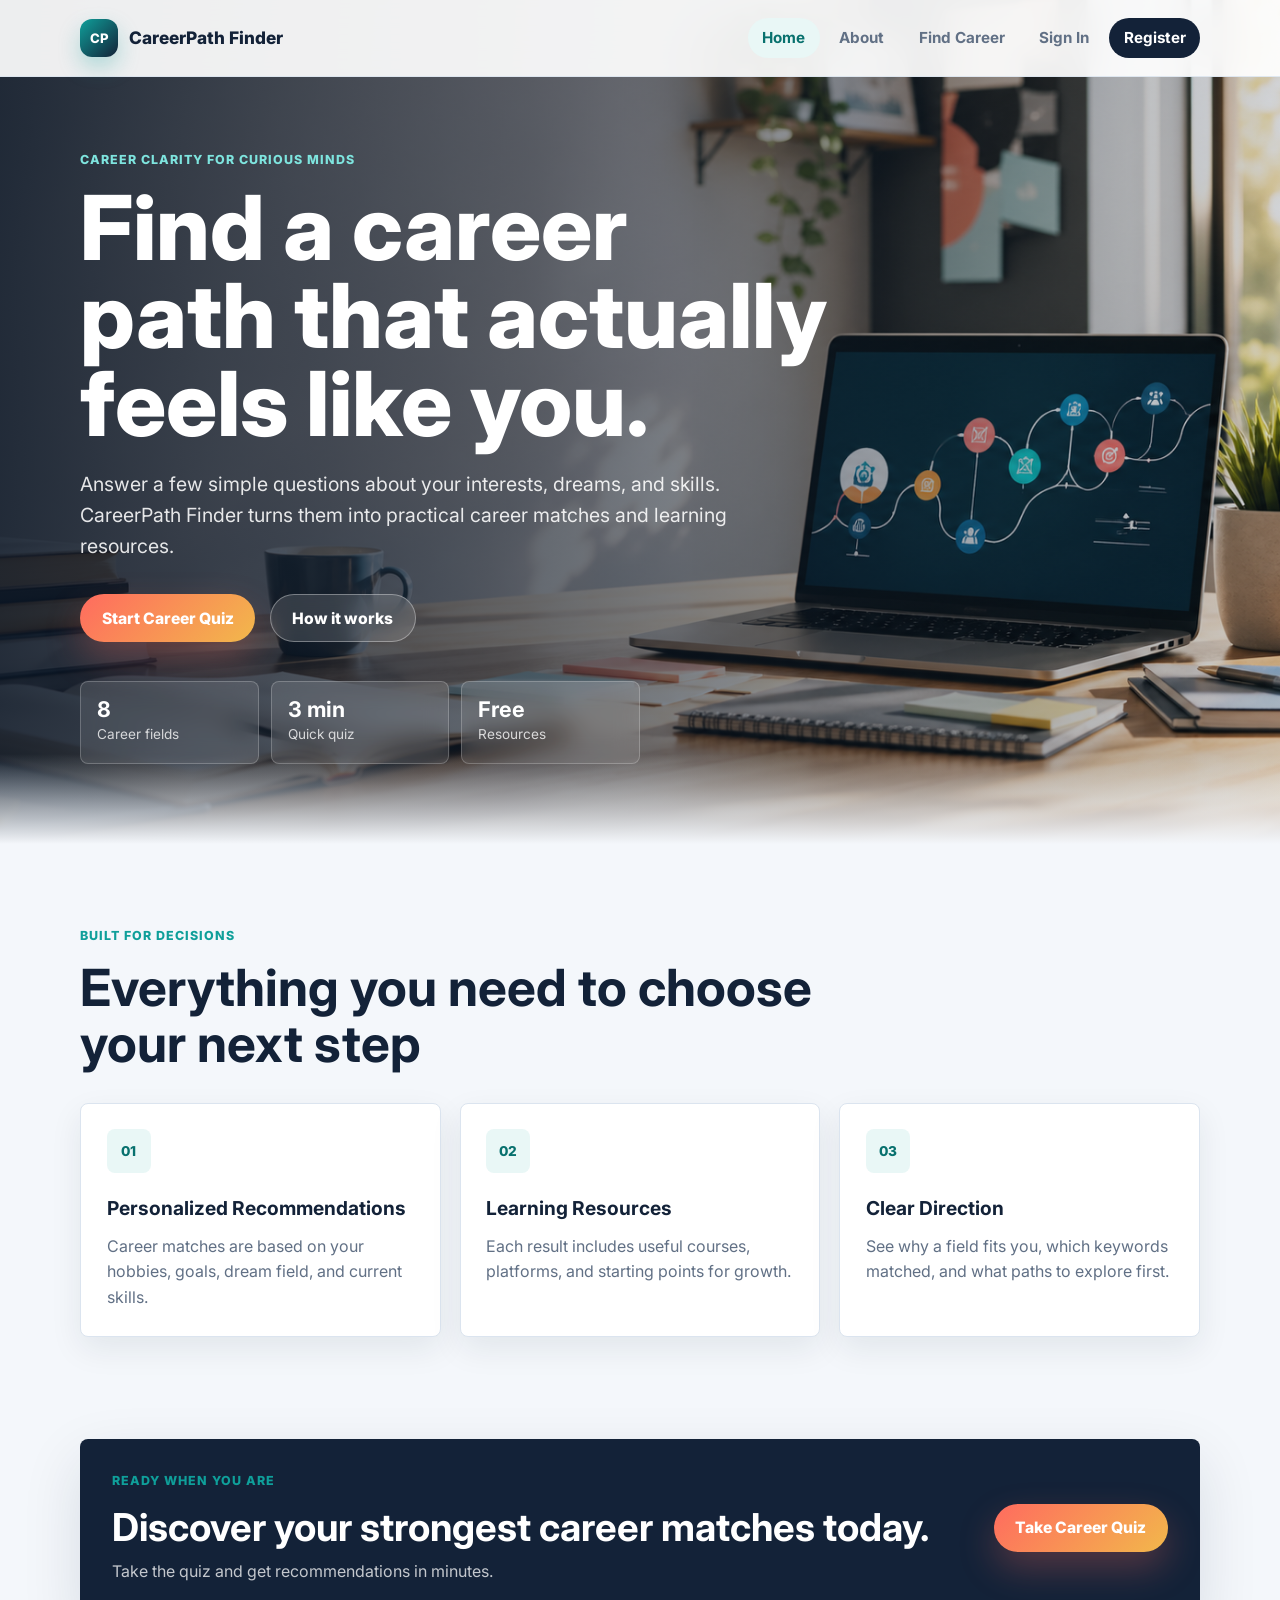
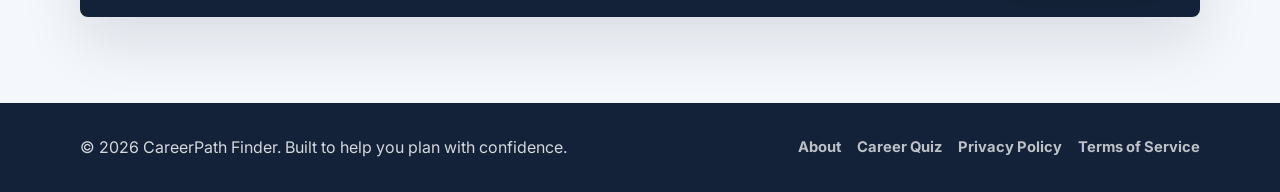
<file: Desktop/backend/frontend/index.html>
<!DOCTYPE html>
<html lang="en">
<head>
  <meta charset="UTF-8">
  <meta name="viewport" content="width=device-width, initial-scale=1.0">
  <title>CareerPath Finder</title>
  <link href="https://fonts.googleapis.com/css2?family=Inter:wght@400;500;600;700;800&display=swap" rel="stylesheet">
  <link rel="stylesheet" href="style.css">
</head>
<body>
  <nav class="navbar">
    <div class="nav-container">
      <a href="index.html" class="logo"><span class="logo-mark">CP</span> CareerPath Finder</a>
      <ul class="nav-links" id="navLinks">
        <li><a href="index.html" class="nav-link active">Home</a></li>
        <li><a href="about.html" class="nav-link">About</a></li>
        <li><a href="quiz.html" class="nav-link">Find Career</a></li>
        <li><a href="signin.html" class="nav-link">Sign In</a></li>
        <li><a href="register.html" class="nav-link nav-cta">Register</a></li>
      </ul>
      <button class="mobile-menu" id="mobileMenu" aria-label="Open menu">
        <span></span>
        <span></span>
        <span></span>
      </button>
    </div>
  </nav>

  <section id="home" class="hero">
    <div class="hero-overlay"></div>
    <div class="hero-content">
      <p class="eyebrow">Career clarity for curious minds</p>
      <h1>Find a career path that actually feels like you.</h1>
      <p class="hero-copy">Answer a few simple questions about your interests, dreams, and skills. CareerPath Finder turns them into practical career matches and learning resources.</p>
      <div class="hero-actions">
        <a href="quiz.html" class="cta-button">Start Career Quiz</a>
        <a href="about.html" class="secondary-button">How it works</a>
      </div>
      <div class="hero-metrics" aria-label="CareerPath Finder highlights">
        <div><strong>8</strong><span>Career fields</span></div>
        <div><strong>3 min</strong><span>Quick quiz</span></div>
        <div><strong>Free</strong><span>Resources</span></div>
      </div>
    </div>
  </section>

  <section class="features">
    <div class="container">
      <div class="section-heading">
        <p class="eyebrow">Built for decisions</p>
        <h2 class="section-title">Everything you need to choose your next step</h2>
      </div>
      <div class="features-grid">
        <article class="feature-card">
          <div class="feature-icon">01</div>
          <h3>Personalized Recommendations</h3>
          <p>Career matches are based on your hobbies, goals, dream field, and current skills.</p>
        </article>
        <article class="feature-card">
          <div class="feature-icon">02</div>
          <h3>Learning Resources</h3>
          <p>Each result includes useful courses, platforms, and starting points for growth.</p>
        </article>
        <article class="feature-card">
          <div class="feature-icon">03</div>
          <h3>Clear Direction</h3>
          <p>See why a field fits you, which keywords matched, and what paths to explore first.</p>
        </article>
      </div>
    </div>
  </section>

  <section class="cta-section">
    <div class="container cta-panel">
      <div>
        <p class="eyebrow">Ready when you are</p>
        <h2>Discover your strongest career matches today.</h2>
        <p>Take the quiz and get recommendations in minutes.</p>
      </div>
      <a href="quiz.html" class="cta-button">Take Career Quiz</a>
    </div>
  </section>

  <footer class="footer">
    <div class="container">
      <p>© 2026 CareerPath Finder. Built to help you plan with confidence.</p>
      <div class="footer-links">
        <a href="about.html">About</a>
        <a href="quiz.html">Career Quiz</a>
        <a href="#">Privacy Policy</a>
        <a href="#">Terms of Service</a>
      </div>
    </div>
  </footer>

  <script src="script.js"></script>
</body>
</html>
</file>
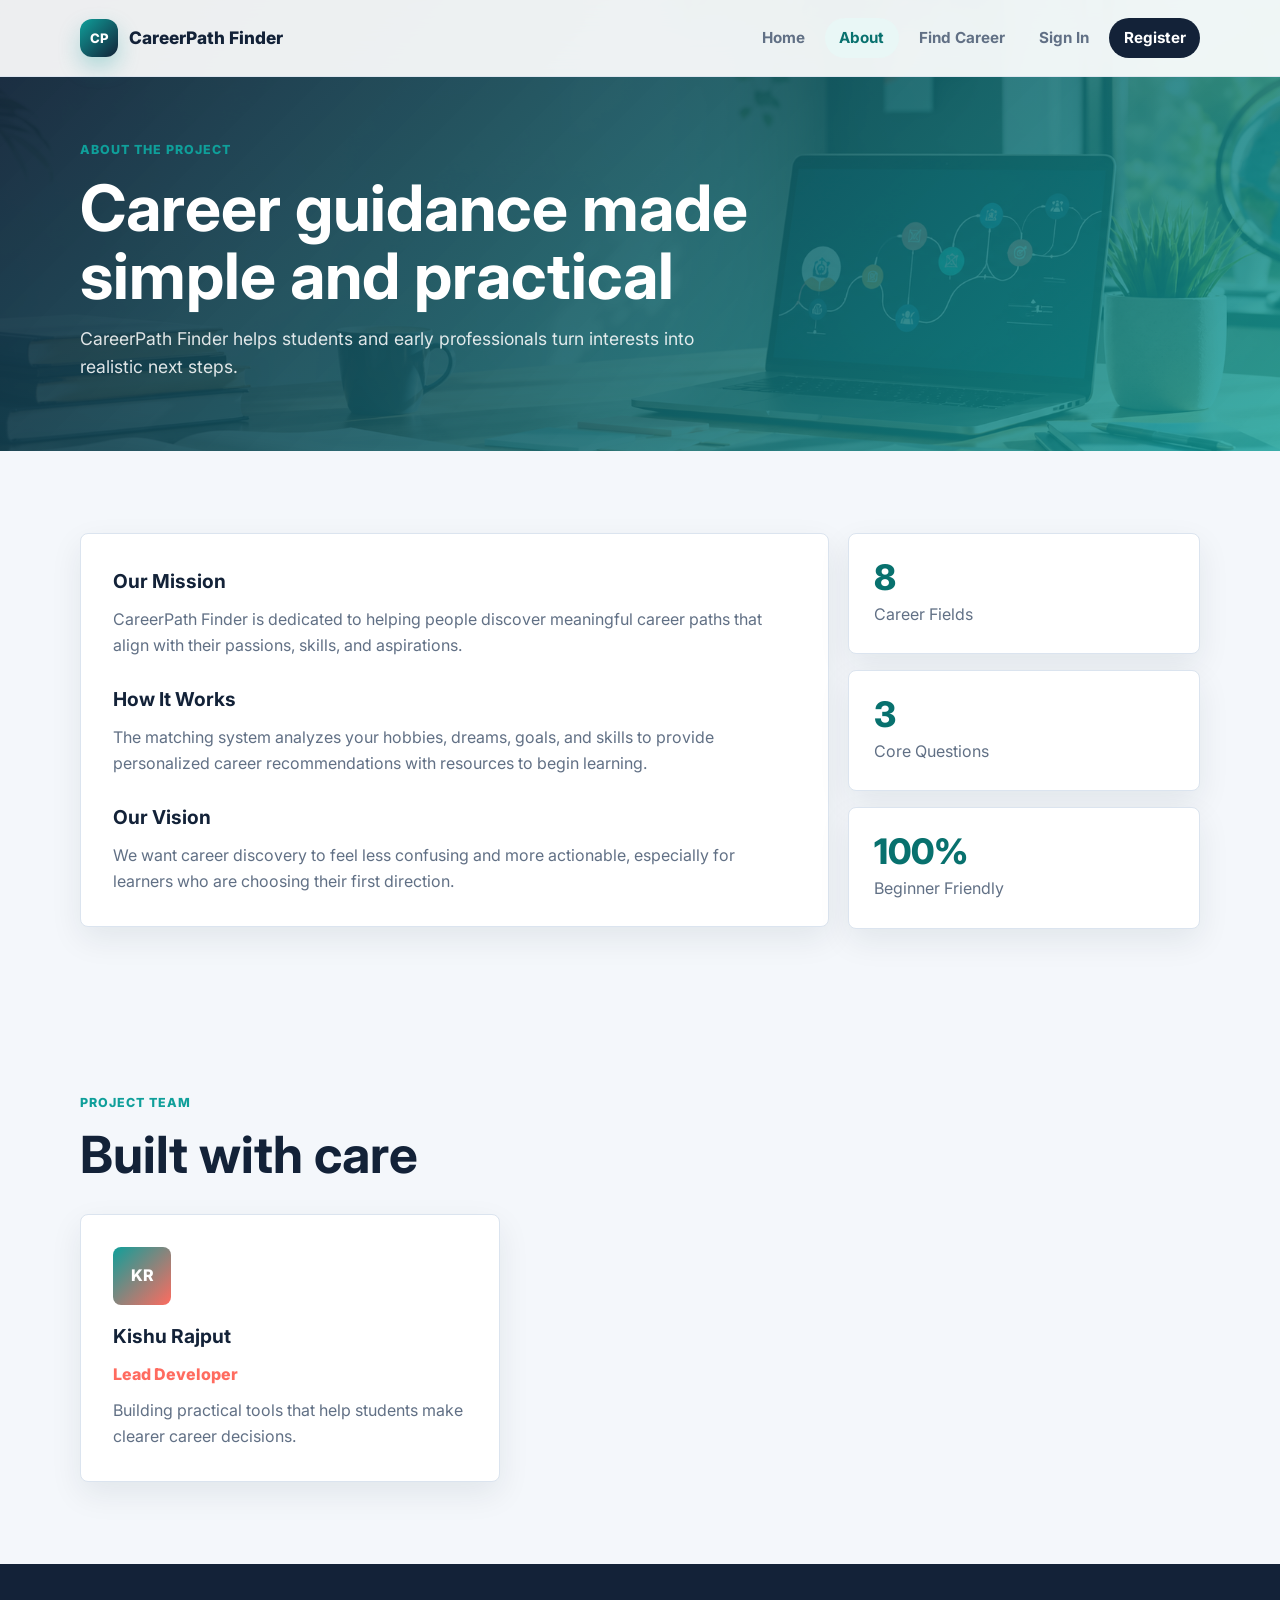
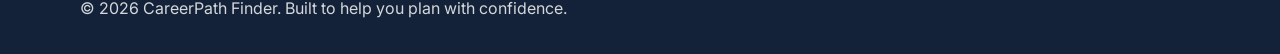
<file: Desktop/backend/frontend/about.html>
<!DOCTYPE html>
<html lang="en">
<head>
  <meta charset="UTF-8">
  <meta name="viewport" content="width=device-width, initial-scale=1.0">
  <title>About - CareerPath Finder</title>
  <link href="https://fonts.googleapis.com/css2?family=Inter:wght@400;500;600;700;800&display=swap" rel="stylesheet">
  <link rel="stylesheet" href="style.css">
</head>
<body>
  <nav class="navbar">
    <div class="nav-container">
      <a href="index.html" class="logo"><span class="logo-mark">CP</span> CareerPath Finder</a>
      <ul class="nav-links" id="navLinks">
        <li><a href="index.html" class="nav-link">Home</a></li>
        <li><a href="about.html" class="nav-link active">About</a></li>
        <li><a href="quiz.html" class="nav-link">Find Career</a></li>
        <li><a href="signin.html" class="nav-link">Sign In</a></li>
        <li><a href="register.html" class="nav-link nav-cta">Register</a></li>
      </ul>
      <button class="mobile-menu" id="mobileMenu" aria-label="Open menu">
        <span></span>
        <span></span>
        <span></span>
      </button>
    </div>
  </nav>

  <section class="page-hero">
    <div class="container">
      <p class="eyebrow">About the project</p>
      <h1>Career guidance made simple and practical</h1>
      <p>CareerPath Finder helps students and early professionals turn interests into realistic next steps.</p>
    </div>
  </section>

  <section class="about-content-section">
    <div class="container">
      <div class="about-grid">
        <div class="about-text">
          <h2>Our Mission</h2>
          <p>CareerPath Finder is dedicated to helping people discover meaningful career paths that align with their passions, skills, and aspirations.</p>

          <h2>How It Works</h2>
          <p>The matching system analyzes your hobbies, dreams, goals, and skills to provide personalized career recommendations with resources to begin learning.</p>

          <h2>Our Vision</h2>
          <p>We want career discovery to feel less confusing and more actionable, especially for learners who are choosing their first direction.</p>
        </div>

        <div class="about-stats">
          <div class="stat-card">
            <div class="stat-number">8</div>
            <div class="stat-label">Career Fields</div>
          </div>
          <div class="stat-card">
            <div class="stat-number">3</div>
            <div class="stat-label">Core Questions</div>
          </div>
          <div class="stat-card">
            <div class="stat-number">100%</div>
            <div class="stat-label">Beginner Friendly</div>
          </div>
        </div>
      </div>
    </div>
  </section>

  <section class="team-section">
    <div class="container">
      <div class="section-heading">
        <p class="eyebrow">Project team</p>
        <h2 class="section-title">Built with care</h2>
      </div>
      <div class="team-grid">
        <article class="team-card">
          <div class="team-avatar">KR</div>
          <h3>Kishu Rajput</h3>
          <p>Lead Developer</p>
          <p>Building practical tools that help students make clearer career decisions.</p>
        </article>
      </div>
    </div>
  </section>

  <footer class="footer">
    <div class="container">
      <p>© 2026 CareerPath Finder. Built to help you plan with confidence.</p>
    </div>
  </footer>

  <script src="script.js"></script>
</body>
</html>
</file>
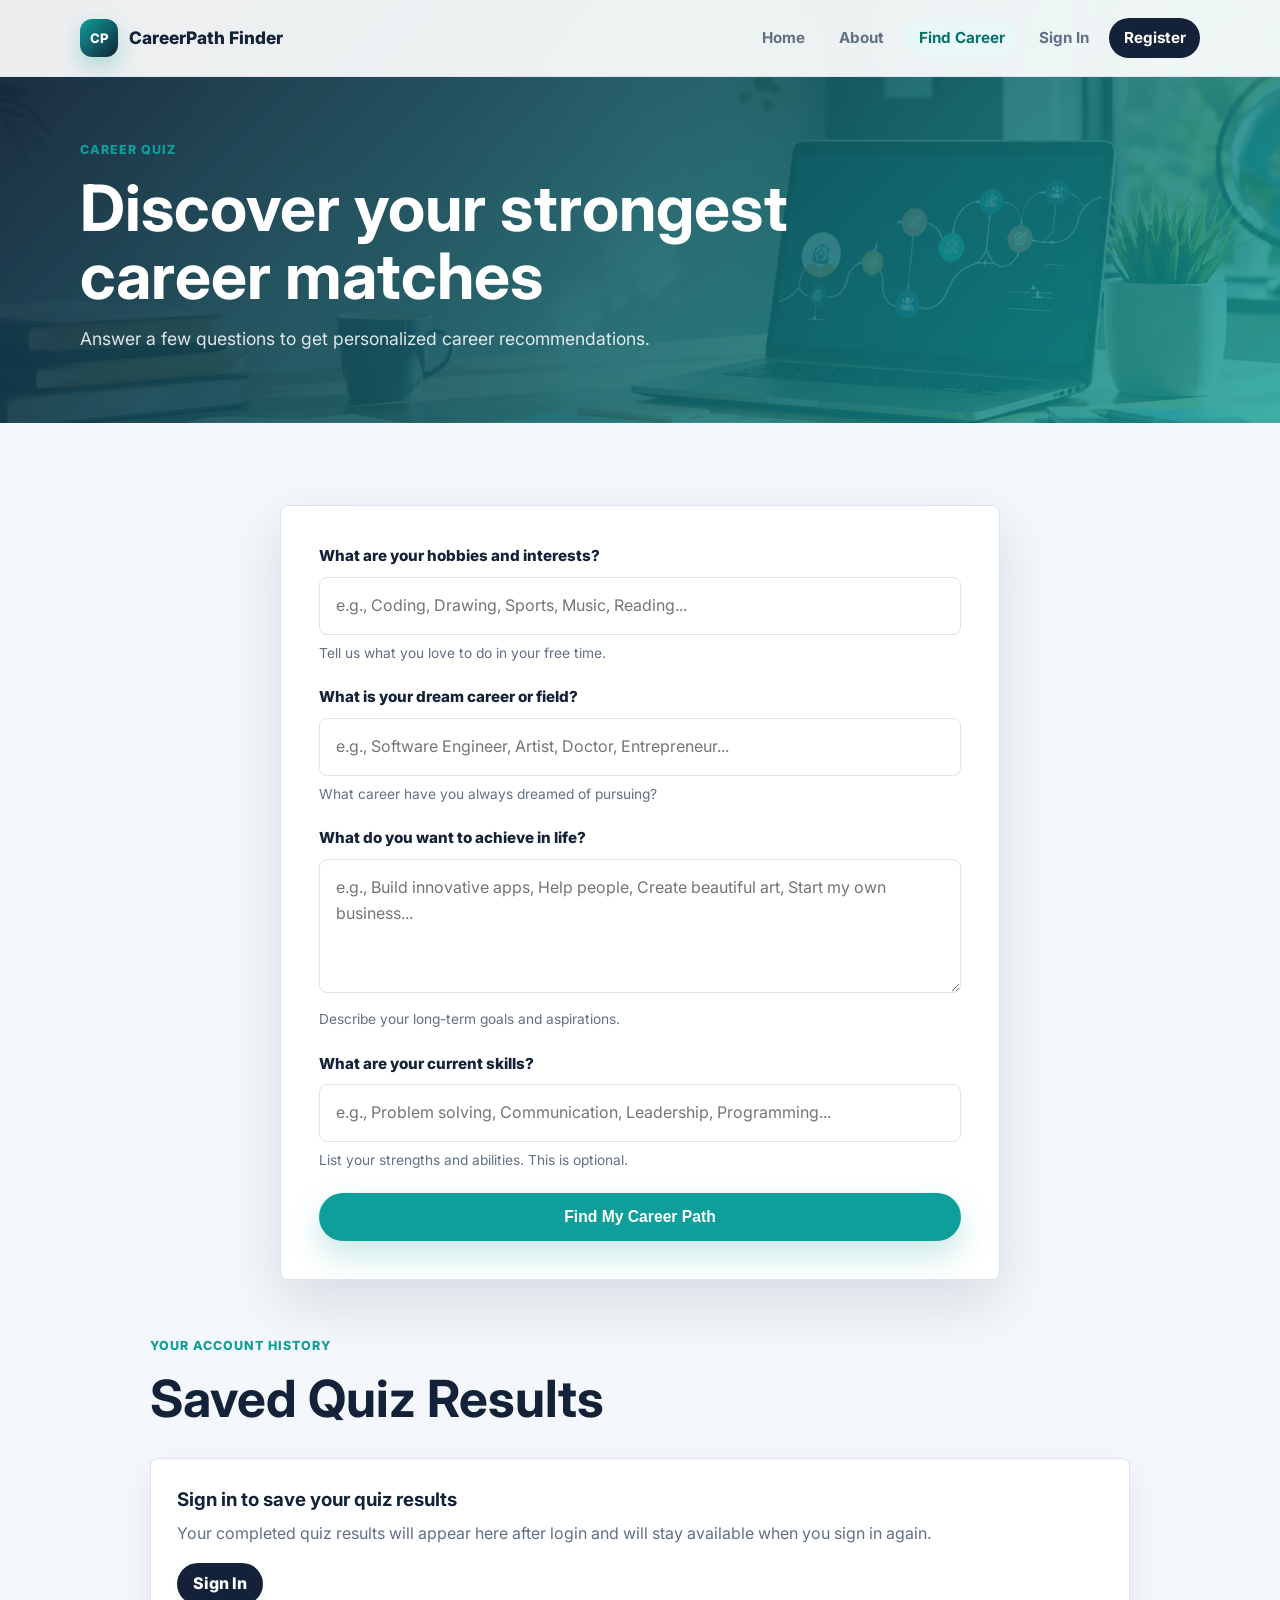
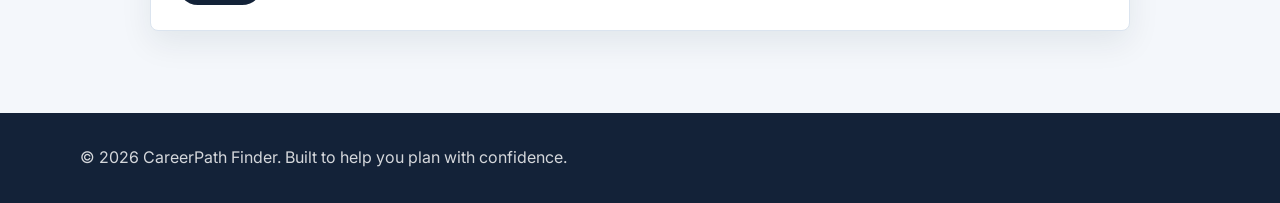
<file: Desktop/backend/frontend/quiz.html>
<!DOCTYPE html>
<html lang="en">
<head>
  <meta charset="UTF-8">
  <meta name="viewport" content="width=device-width, initial-scale=1.0">
  <title>Career Quiz - CareerPath Finder</title>
  <link href="https://fonts.googleapis.com/css2?family=Inter:wght@400;500;600;700;800&display=swap" rel="stylesheet">
  <link rel="stylesheet" href="style.css">
</head>
<body>
  <nav class="navbar">
    <div class="nav-container">
      <a href="index.html" class="logo"><span class="logo-mark">CP</span> CareerPath Finder</a>
      <ul class="nav-links" id="navLinks">
        <li><a href="index.html" class="nav-link">Home</a></li>
        <li><a href="about.html" class="nav-link">About</a></li>
        <li><a href="quiz.html" class="nav-link active">Find Career</a></li>
        <li><a href="signin.html" class="nav-link">Sign In</a></li>
        <li><a href="register.html" class="nav-link nav-cta">Register</a></li>
      </ul>
      <button class="mobile-menu" id="mobileMenu" aria-label="Open menu">
        <span></span>
        <span></span>
        <span></span>
      </button>
    </div>
  </nav>

  <section class="page-hero">
    <div class="container">
      <p class="eyebrow">Career quiz</p>
      <h1>Discover your strongest career matches</h1>
      <p>Answer a few questions to get personalized career recommendations.</p>
    </div>
  </section>

  <section class="quiz-section">
    <div class="container">
      <div class="career-form">
        <form id="careerForm">
          <div class="form-group">
            <label for="hobby">What are your hobbies and interests?</label>
            <input type="text" id="hobby" placeholder="e.g., Coding, Drawing, Sports, Music, Reading..." required>
            <small>Tell us what you love to do in your free time.</small>
          </div>

          <div class="form-group">
            <label for="dream">What is your dream career or field?</label>
            <input type="text" id="dream" placeholder="e.g., Software Engineer, Artist, Doctor, Entrepreneur..." required>
            <small>What career have you always dreamed of pursuing?</small>
          </div>

          <div class="form-group">
            <label for="aim">What do you want to achieve in life?</label>
            <textarea id="aim" rows="4" placeholder="e.g., Build innovative apps, Help people, Create beautiful art, Start my own business..." required></textarea>
            <small>Describe your long-term goals and aspirations.</small>
          </div>

          <div class="form-group">
            <label for="skills">What are your current skills?</label>
            <input type="text" id="skills" placeholder="e.g., Problem solving, Communication, Leadership, Programming...">
            <small>List your strengths and abilities. This is optional.</small>
          </div>

          <button type="submit" class="submit-btn" id="submitBtn">
            <span id="btnText">Find My Career Path</span>
          </button>
        </form>
      </div>

      <div class="results" id="results" style="display: none;"></div>

      <section class="saved-results-section" id="savedResultsSection">
        <div class="section-heading">
          <p class="eyebrow">Your account history</p>
          <h2 class="section-title">Saved Quiz Results</h2>
        </div>
        <div class="saved-results" id="savedResults"></div>
      </section>
    </div>
  </section>

  <footer class="footer">
    <div class="container">
      <p>© 2026 CareerPath Finder. Built to help you plan with confidence.</p>
    </div>
  </footer>

  <script src="script.js"></script>
</body>
</html>
</file>
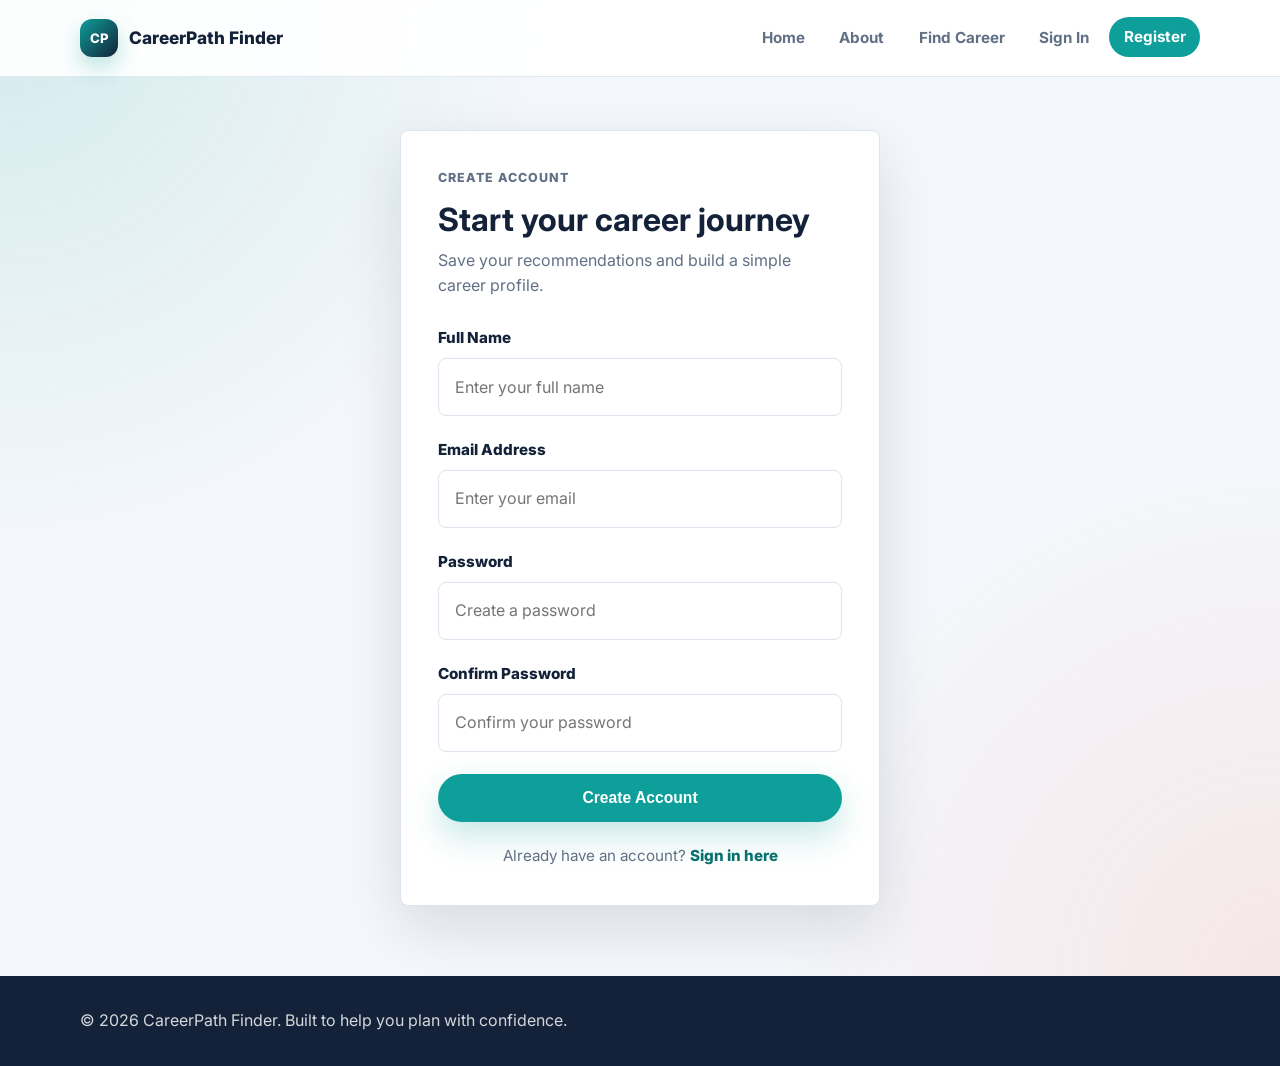
<file: Desktop/backend/frontend/register.html>
<!DOCTYPE html>
<html lang="en">
<head>
  <meta charset="UTF-8">
  <meta name="viewport" content="width=device-width, initial-scale=1.0">
  <title>Register - CareerPath Finder</title>
  <link href="https://fonts.googleapis.com/css2?family=Inter:wght@400;500;600;700;800&display=swap" rel="stylesheet">
  <link rel="stylesheet" href="style.css">
</head>
<body>
  <nav class="navbar">
    <div class="nav-container">
      <a href="index.html" class="logo"><span class="logo-mark">CP</span> CareerPath Finder</a>
      <ul class="nav-links" id="navLinks">
        <li><a href="index.html" class="nav-link">Home</a></li>
        <li><a href="about.html" class="nav-link">About</a></li>
        <li><a href="quiz.html" class="nav-link">Find Career</a></li>
        <li><a href="signin.html" class="nav-link">Sign In</a></li>
        <li><a href="register.html" class="nav-link nav-cta active">Register</a></li>
      </ul>
      <button class="mobile-menu" id="mobileMenu" aria-label="Open menu">
        <span></span>
        <span></span>
        <span></span>
      </button>
    </div>
  </nav>

  <section class="auth-section">
    <div class="container">
      <div class="auth-card">
        <div class="auth-header">
          <p class="eyebrow">Create account</p>
          <h1>Start your career journey</h1>
          <p>Save your recommendations and build a simple career profile.</p>
        </div>

        <form id="registerForm" class="auth-form">
          <div class="form-group">
            <label for="fullname">Full Name</label>
            <input type="text" id="fullname" placeholder="Enter your full name" required>
          </div>

          <div class="form-group">
            <label for="email">Email Address</label>
            <input type="email" id="email" placeholder="Enter your email" required>
          </div>

          <div class="form-group">
            <label for="password">Password</label>
            <input type="password" id="password" placeholder="Create a password" required>
          </div>

          <div class="form-group">
            <label for="confirmPassword">Confirm Password</label>
            <input type="password" id="confirmPassword" placeholder="Confirm your password" required>
          </div>

          <button type="submit" class="submit-btn">
            <span>Create Account</span>
          </button>
        </form>

        <div class="auth-footer">
          <p>Already have an account? <a href="signin.html">Sign in here</a></p>
        </div>
      </div>
    </div>
  </section>

  <footer class="footer">
    <div class="container">
      <p>© 2026 CareerPath Finder. Built to help you plan with confidence.</p>
    </div>
  </footer>

  <script src="script.js"></script>
</body>
</html>
</file>
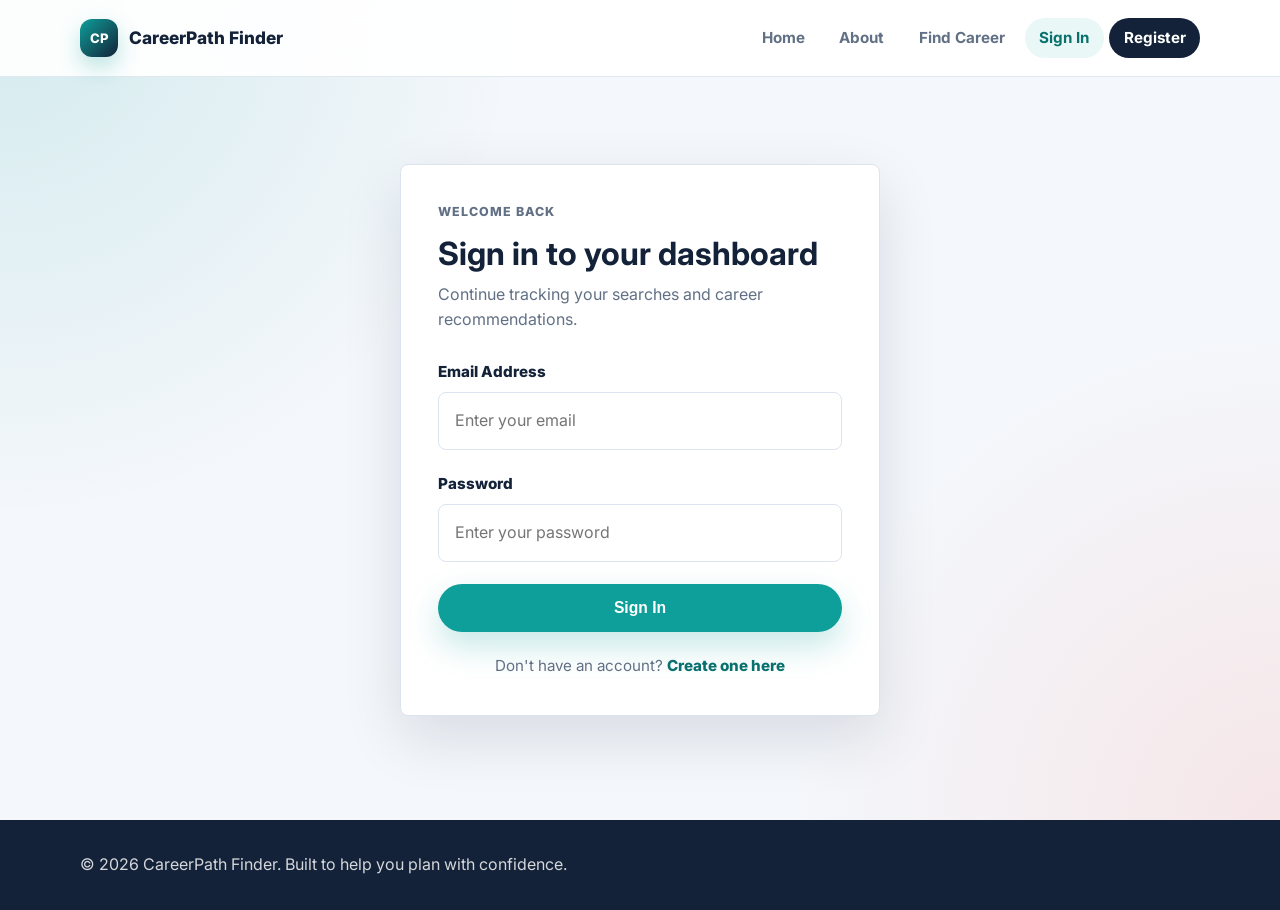
<file: Desktop/backend/frontend/signin.html>
<!DOCTYPE html>
<html lang="en">
<head>
  <meta charset="UTF-8">
  <meta name="viewport" content="width=device-width, initial-scale=1.0">
  <title>Sign In - CareerPath Finder</title>
  <link href="https://fonts.googleapis.com/css2?family=Inter:wght@400;500;600;700;800&display=swap" rel="stylesheet">
  <link rel="stylesheet" href="style.css">
</head>
<body>
  <nav class="navbar">
    <div class="nav-container">
      <a href="index.html" class="logo"><span class="logo-mark">CP</span> CareerPath Finder</a>
      <ul class="nav-links" id="navLinks">
        <li><a href="index.html" class="nav-link">Home</a></li>
        <li><a href="about.html" class="nav-link">About</a></li>
        <li><a href="quiz.html" class="nav-link">Find Career</a></li>
        <li><a href="signin.html" class="nav-link active">Sign In</a></li>
        <li><a href="register.html" class="nav-link nav-cta">Register</a></li>
      </ul>
      <button class="mobile-menu" id="mobileMenu" aria-label="Open menu">
        <span></span>
        <span></span>
        <span></span>
      </button>
    </div>
  </nav>

  <section class="auth-section">
    <div class="container">
      <div class="auth-card">
        <div class="auth-header">
          <p class="eyebrow">Welcome back</p>
          <h1>Sign in to your dashboard</h1>
          <p>Continue tracking your searches and career recommendations.</p>
        </div>

        <form id="signinForm" class="auth-form">
          <div class="form-group">
            <label for="email">Email Address</label>
            <input type="email" id="email" placeholder="Enter your email" required>
          </div>

          <div class="form-group">
            <label for="password">Password</label>
            <input type="password" id="password" placeholder="Enter your password" required>
          </div>

          <button type="submit" class="submit-btn">
            <span>Sign In</span>
          </button>
        </form>

        <div class="auth-footer">
          <p>Don't have an account? <a href="register.html">Create one here</a></p>
        </div>
      </div>
    </div>
  </section>

  <footer class="footer">
    <div class="container">
      <p>© 2026 CareerPath Finder. Built to help you plan with confidence.</p>
    </div>
  </footer>

  <script src="script.js"></script>
</body>
</html>
</file>
<file: Desktop/backend/frontend/style.css>
:root {
  --ink: #132238;
  --muted: #617085;
  --panel: #ffffff;
  --soft: #f4f7fb;
  --line: #dbe4ef;
  --navy: #132238;
  --teal: #0f9f9a;
  --teal-dark: #08716e;
  --coral: #ff6b5f;
  --gold: #f2b84b;
  --shadow: 0 22px 60px rgba(19, 34, 56, 0.12);
  --shadow-soft: 0 12px 32px rgba(19, 34, 56, 0.08);
}

* {
  margin: 0;
  padding: 0;
  box-sizing: border-box;
}

body {
  font-family: 'Inter', system-ui, -apple-system, BlinkMacSystemFont, 'Segoe UI', sans-serif;
  color: var(--ink);
  background: var(--soft);
  min-height: 100vh;
  overflow-x: hidden;
  line-height: 1.6;
}

a {
  color: inherit;
}

.container {
  width: min(1120px, calc(100% - 32px));
  margin: 0 auto;
}

.navbar {
  position: fixed;
  top: 0;
  left: 0;
  width: 100%;
  z-index: 1000;
  background: rgba(255, 255, 255, 0.92);
  border-bottom: 1px solid rgba(219, 228, 239, 0.85);
  backdrop-filter: blur(16px);
}

.nav-container {
  width: min(1120px, calc(100% - 32px));
  height: 76px;
  margin: 0 auto;
  display: flex;
  align-items: center;
  justify-content: space-between;
  gap: 2rem;
}

.logo {
  display: inline-flex;
  align-items: center;
  gap: 0.7rem;
  color: var(--ink);
  font-weight: 800;
  font-size: 1.08rem;
  text-decoration: none;
  white-space: nowrap;
}

.logo-mark {
  display: grid;
  place-items: center;
  width: 38px;
  height: 38px;
  border-radius: 12px;
  color: #fff;
  background: linear-gradient(135deg, var(--teal), var(--navy));
  font-size: 0.82rem;
  letter-spacing: 0;
  box-shadow: 0 10px 22px rgba(15, 159, 154, 0.28);
}

.nav-links {
  display: flex;
  align-items: center;
  gap: 0.35rem;
  list-style: none;
}

.nav-link {
  display: inline-flex;
  align-items: center;
  justify-content: center;
  min-height: 40px;
  padding: 0 0.9rem;
  border-radius: 999px;
  color: var(--muted);
  text-decoration: none;
  font-size: 0.95rem;
  font-weight: 700;
  transition: background 0.2s ease, color 0.2s ease, transform 0.2s ease;
}

.nav-link:hover,
.nav-link.active {
  background: #e9f7f6;
  color: var(--teal-dark);
}

.nav-cta {
  color: #fff;
  background: var(--ink);
}

.nav-cta:hover,
.nav-cta.active {
  background: var(--teal);
  color: #fff;
  transform: translateY(-1px);
}

.nav-profile {
  color: var(--teal-dark);
  background: #e9f7f6;
}

.mobile-menu {
  display: none;
  width: 42px;
  height: 42px;
  border: 1px solid var(--line);
  border-radius: 12px;
  background: #fff;
  cursor: pointer;
  align-items: center;
  justify-content: center;
  flex-direction: column;
  gap: 5px;
}

.mobile-menu span {
  width: 20px;
  height: 2px;
  border-radius: 999px;
  background: var(--ink);
  transition: transform 0.2s ease, opacity 0.2s ease;
}

.hero {
  position: relative;
  min-height: 720px;
  padding: 150px 2rem 80px;
  display: flex;
  align-items: center;
  background-image: linear-gradient(90deg, rgba(10, 22, 38, 0.88), rgba(10, 22, 38, 0.62) 42%, rgba(10, 22, 38, 0.18)), url('assets/career-hero.png');
  background-size: cover;
  background-position: center;
  color: #fff;
}

.hero::after {
  content: '';
  position: absolute;
  left: 0;
  right: 0;
  bottom: 0;
  height: 90px;
  background: linear-gradient(180deg, transparent, var(--soft));
  pointer-events: none;
}

.hero-content {
  position: relative;
  z-index: 1;
  width: min(1120px, 100%);
  margin: 0 auto;
}

.eyebrow {
  color: var(--teal);
  text-transform: uppercase;
  letter-spacing: 0.08em;
  font-size: 0.78rem;
  font-weight: 800;
  margin-bottom: 0.9rem;
}

.hero .eyebrow {
  color: #7ee4de;
}

.hero h1 {
  max-width: 760px;
  font-size: clamp(2.7rem, 7vw, 5.8rem);
  line-height: 0.98;
  font-weight: 800;
  letter-spacing: 0;
  margin-bottom: 1.3rem;
}

.hero-copy {
  max-width: 650px;
  color: rgba(255, 255, 255, 0.88);
  font-size: clamp(1rem, 2vw, 1.22rem);
  margin-bottom: 2rem;
}

.hero-actions {
  display: flex;
  flex-wrap: wrap;
  gap: 0.9rem;
  margin-bottom: 2.4rem;
}

.cta-button,
.secondary-button,
.submit-btn {
  min-height: 48px;
  border: 0;
  border-radius: 999px;
  display: inline-flex;
  align-items: center;
  justify-content: center;
  gap: 0.5rem;
  padding: 0 1.35rem;
  font-size: 0.98rem;
  font-weight: 800;
  text-decoration: none;
  cursor: pointer;
  transition: transform 0.2s ease, box-shadow 0.2s ease, background 0.2s ease;
}

.cta-button {
  color: #fff;
  background: linear-gradient(135deg, var(--coral), var(--gold));
  box-shadow: 0 16px 36px rgba(255, 107, 95, 0.28);
}

.secondary-button {
  color: #fff;
  background: rgba(255, 255, 255, 0.14);
  border: 1px solid rgba(255, 255, 255, 0.34);
  backdrop-filter: blur(10px);
}

.cta-button:hover,
.secondary-button:hover,
.submit-btn:hover {
  transform: translateY(-2px);
}

.hero-metrics {
  width: min(560px, 100%);
  display: grid;
  grid-template-columns: repeat(3, 1fr);
  gap: 0.75rem;
}

.hero-metrics div {
  padding: 1rem;
  border: 1px solid rgba(255, 255, 255, 0.22);
  border-radius: 8px;
  background: rgba(255, 255, 255, 0.1);
  backdrop-filter: blur(12px);
}

.hero-metrics strong {
  display: block;
  font-size: 1.35rem;
  line-height: 1.1;
}

.hero-metrics span {
  color: rgba(255, 255, 255, 0.78);
  font-size: 0.85rem;
}

.page-hero {
  padding: 140px 0 70px;
  color: #fff;
  background:
    linear-gradient(135deg, rgba(19, 34, 56, 0.96), rgba(15, 159, 154, 0.8)),
    url('assets/career-hero.png');
  background-size: cover;
  background-position: center;
}

.page-hero h1 {
  max-width: 820px;
  font-size: clamp(2.1rem, 5vw, 4rem);
  line-height: 1.05;
  margin-bottom: 1rem;
}

.page-hero p:not(.eyebrow) {
  max-width: 680px;
  color: rgba(255, 255, 255, 0.86);
  font-size: 1.1rem;
}

.features,
.quiz-section,
.about-content-section,
.team-section {
  padding: 82px 0;
}

.section-heading {
  max-width: 760px;
  margin-bottom: 2rem;
}

.section-title {
  font-size: clamp(2rem, 4vw, 3.2rem);
  line-height: 1.08;
  color: var(--ink);
}

.features-grid {
  display: grid;
  grid-template-columns: repeat(3, 1fr);
  gap: 1.2rem;
}

.feature-card,
.career-form,
.result-card,
.about-text,
.stat-card,
.team-card,
.auth-card {
  background: var(--panel);
  border: 1px solid var(--line);
  border-radius: 8px;
  box-shadow: var(--shadow-soft);
}

.feature-card {
  padding: 1.6rem;
  min-height: 230px;
  transition: transform 0.2s ease, box-shadow 0.2s ease;
}

.feature-card:hover,
.team-card:hover,
.stat-card:hover {
  transform: translateY(-4px);
  box-shadow: var(--shadow);
}

.feature-icon {
  width: 44px;
  height: 44px;
  display: grid;
  place-items: center;
  border-radius: 8px;
  background: #e9f7f6;
  color: var(--teal-dark);
  font-size: 0.85rem;
  font-weight: 800;
  margin-bottom: 1.2rem;
}

.feature-card h3,
.team-card h3,
.about-text h2 {
  color: var(--ink);
  font-size: 1.2rem;
  margin-bottom: 0.65rem;
}

.feature-card p,
.team-card p,
.about-text p,
.form-group small,
.auth-header p,
.auth-footer,
.stat-label {
  color: var(--muted);
}

.cta-section {
  padding: 20px 0 86px;
}

.cta-panel {
  display: flex;
  align-items: center;
  justify-content: space-between;
  gap: 2rem;
  padding: 2rem;
  border-radius: 8px;
  background: var(--ink);
  color: #fff;
  box-shadow: var(--shadow);
}

.cta-panel h2 {
  font-size: clamp(1.6rem, 3vw, 2.6rem);
  line-height: 1.1;
  margin-bottom: 0.7rem;
}

.cta-panel p:not(.eyebrow) {
  color: rgba(255, 255, 255, 0.75);
}

.career-form {
  width: min(720px, 100%);
  margin: 0 auto;
  padding: clamp(1.4rem, 4vw, 2.4rem);
  box-shadow: var(--shadow);
}

.form-group {
  margin-bottom: 1.35rem;
}

.form-group label {
  display: block;
  font-size: 0.95rem;
  font-weight: 800;
  color: var(--ink);
  margin-bottom: 0.5rem;
}

.form-group small {
  display: block;
  margin-top: 0.45rem;
  font-size: 0.86rem;
}

.form-group input,
.form-group textarea {
  width: 100%;
  border: 1px solid var(--line);
  border-radius: 8px;
  background: #fff;
  color: var(--ink);
  padding: 0.95rem 1rem;
  font: inherit;
  transition: border-color 0.2s ease, box-shadow 0.2s ease;
}

.form-group input:focus,
.form-group textarea:focus {
  outline: none;
  border-color: var(--teal);
  box-shadow: 0 0 0 4px rgba(15, 159, 154, 0.12);
}

.form-group textarea {
  min-height: 130px;
  resize: vertical;
}

.submit-btn {
  width: 100%;
  color: #fff;
  background: var(--teal);
  box-shadow: 0 14px 32px rgba(15, 159, 154, 0.24);
}

.submit-btn:disabled {
  opacity: 0.68;
  cursor: not-allowed;
  transform: none;
}

.results {
  width: min(860px, 100%);
  margin: 2.5rem auto 0;
}

.saved-results-section {
  width: min(980px, 100%);
  margin: 3.5rem auto 0;
}

.saved-results {
  display: grid;
  grid-template-columns: repeat(auto-fit, minmax(280px, 1fr));
  gap: 1rem;
}

.saved-empty,
.saved-result-card {
  background: var(--panel);
  border: 1px solid var(--line);
  border-radius: 8px;
  box-shadow: var(--shadow-soft);
}

.saved-empty {
  padding: 1.6rem;
}

.saved-empty h3 {
  margin-bottom: 0.4rem;
}

.saved-empty p {
  color: var(--muted);
  margin-bottom: 1rem;
}

.secondary-dark-button {
  min-height: 42px;
  border-radius: 999px;
  display: inline-flex;
  align-items: center;
  justify-content: center;
  padding: 0 1rem;
  color: #fff;
  background: var(--ink);
  text-decoration: none;
  font-weight: 800;
}

.saved-result-card {
  padding: 1.25rem;
}

.saved-result-header {
  display: flex;
  justify-content: space-between;
  gap: 1rem;
  align-items: flex-start;
  margin-bottom: 1rem;
}

.saved-result-header h3 {
  font-size: 1.1rem;
}

.saved-result-actions {
  display: flex;
  align-items: center;
  flex-wrap: wrap;
  justify-content: flex-end;
  gap: 0.5rem;
}

.saved-result-header strong {
  display: inline-flex;
  align-items: center;
  min-height: 30px;
  padding: 0 0.7rem;
  border-radius: 999px;
  background: #e9f7f6;
  color: var(--teal-dark);
  font-size: 0.82rem;
  white-space: nowrap;
}

.delete-result-btn {
  min-height: 30px;
  border: 1px solid rgba(214, 69, 69, 0.22);
  border-radius: 999px;
  padding: 0 0.7rem;
  color: #b42323;
  background: #fff1f1;
  font: inherit;
  font-size: 0.78rem;
  font-weight: 800;
  cursor: pointer;
}

.delete-result-btn:hover {
  background: #ffdada;
}

.saved-result-date {
  color: var(--muted);
  font-size: 0.78rem;
  font-weight: 700;
}

.saved-result-card p {
  color: var(--muted);
  font-size: 0.92rem;
}

.saved-tags,
.saved-careers {
  display: flex;
  flex-wrap: wrap;
  gap: 0.45rem;
  margin-top: 0.9rem;
}

.saved-tags span,
.saved-careers span {
  display: inline-flex;
  align-items: center;
  min-height: 28px;
  border-radius: 999px;
  padding: 0 0.7rem;
  font-size: 0.8rem;
  font-weight: 800;
}

.saved-tags span {
  color: var(--teal-dark);
  background: #e9f7f6;
}

.saved-careers span {
  color: var(--ink);
  background: var(--soft);
}

.saved-resources {
  margin-top: 1rem;
  padding-top: 1rem;
  border-top: 1px solid var(--line);
}

.saved-resources h4 {
  margin-bottom: 0.7rem;
  font-size: 0.95rem;
}

.saved-resource-links {
  display: flex;
  flex-wrap: wrap;
  gap: 0.5rem;
}

.saved-resource-links a {
  min-height: 34px;
  display: inline-flex;
  align-items: center;
  border-radius: 999px;
  padding: 0 0.8rem;
  color: #fff;
  background: var(--ink);
  text-decoration: none;
  font-size: 0.82rem;
  font-weight: 800;
}

.saved-resource-links a:hover {
  background: var(--teal);
}

.saved-muted {
  color: var(--muted);
  font-size: 0.88rem;
}

.result-card {
  padding: 1.5rem;
  margin-bottom: 1rem;
  transform: translateY(18px);
  opacity: 0;
  transition: transform 0.35s ease, opacity 0.35s ease;
}

.result-card.show {
  transform: translateY(0);
  opacity: 1;
}

.result-card h3 {
  color: var(--ink);
  font-size: 1.3rem;
}

.result-save-card {
  display: flex;
  align-items: center;
  justify-content: space-between;
  gap: 1rem;
  border-color: rgba(15, 159, 154, 0.28);
  background: linear-gradient(135deg, #ffffff, #eefbf9);
}

.result-save-card p {
  color: var(--muted);
}

.save-result-btn {
  min-height: 44px;
  border: 0;
  border-radius: 999px;
  display: inline-flex;
  align-items: center;
  justify-content: center;
  padding: 0 1.1rem;
  color: #fff;
  background: var(--teal);
  font: inherit;
  font-weight: 800;
  text-decoration: none;
  cursor: pointer;
  white-space: nowrap;
  box-shadow: 0 12px 26px rgba(15, 159, 154, 0.2);
}

.save-result-btn:hover {
  transform: translateY(-1px);
}

.resources {
  margin-top: 1.4rem;
}

.resources h4 {
  margin-bottom: 0.8rem;
}

.resource-links {
  display: grid;
  grid-template-columns: repeat(auto-fit, minmax(190px, 1fr));
  gap: 0.75rem;
}

.resource-link {
  display: flex;
  align-items: center;
  justify-content: center;
  min-height: 44px;
  border-radius: 8px;
  color: #fff;
  background: var(--ink);
  text-decoration: none;
  font-weight: 800;
  font-size: 0.92rem;
  transition: transform 0.2s ease, background 0.2s ease;
}

.resource-link:hover {
  background: var(--teal);
  transform: translateY(-2px);
}

.about-grid {
  display: grid;
  grid-template-columns: 1.7fr 0.8fr;
  gap: 1.2rem;
  align-items: start;
}

.about-text,
.team-card {
  padding: 2rem;
}

.about-text h2 {
  margin-top: 1.6rem;
}

.about-text h2:first-child {
  margin-top: 0;
}

.about-stats {
  display: grid;
  gap: 1rem;
}

.stat-card {
  padding: 1.6rem;
}

.stat-number {
  color: var(--teal-dark);
  font-size: 2.2rem;
  line-height: 1;
  font-weight: 800;
  margin-bottom: 0.45rem;
}

.team-grid {
  display: grid;
  grid-template-columns: minmax(260px, 420px);
  gap: 1rem;
}

.team-avatar {
  width: 58px;
  height: 58px;
  display: grid;
  place-items: center;
  border-radius: 8px;
  color: #fff;
  background: linear-gradient(135deg, var(--teal), var(--coral));
  font-weight: 800;
  margin-bottom: 1rem;
}

.team-card p:first-of-type {
  color: var(--coral);
  font-weight: 800;
  margin-bottom: 0.65rem;
}

.auth-section {
  min-height: calc(100vh - 80px);
  padding: 130px 0 70px;
  display: flex;
  align-items: center;
  background:
    radial-gradient(circle at top left, rgba(15, 159, 154, 0.14), transparent 34%),
    radial-gradient(circle at bottom right, rgba(255, 107, 95, 0.12), transparent 32%),
    var(--soft);
}

.auth-card {
  width: min(480px, 100%);
  margin: 0 auto;
  padding: clamp(1.4rem, 4vw, 2.3rem);
  box-shadow: var(--shadow);
}

.auth-header {
  text-align: left;
  margin-bottom: 1.7rem;
}

.auth-header h1 {
  font-size: 2rem;
  line-height: 1.1;
  margin-bottom: 0.65rem;
}

.auth-form {
  margin-bottom: 1.4rem;
}

.auth-footer {
  text-align: center;
  font-size: 0.95rem;
}

.auth-footer a {
  color: var(--teal-dark);
  font-weight: 800;
  text-decoration: none;
}

.auth-footer a:hover {
  text-decoration: underline;
}

.profile-page {
  padding: 120px 0 70px;
  min-height: calc(100vh - 80px);
  background:
    radial-gradient(circle at 12% 10%, rgba(15, 159, 154, 0.14), transparent 32%),
    radial-gradient(circle at 88% 0%, rgba(255, 107, 95, 0.12), transparent 28%),
    var(--soft);
}

.profile-shell {
  width: min(1120px, calc(100% - 32px));
  margin: 0 auto;
}

.profile-empty,
.profile-hero-card,
.profile-card {
  border: 1px solid var(--line);
  border-radius: 8px;
  background: var(--panel);
  box-shadow: var(--shadow-soft);
}

.profile-empty {
  padding: clamp(1.6rem, 4vw, 3rem);
}

.profile-empty h1 {
  font-size: clamp(2rem, 4vw, 3.5rem);
  line-height: 1.05;
  margin-bottom: 0.8rem;
}

.profile-empty p {
  color: var(--muted);
  margin-bottom: 1.4rem;
}

.profile-hero-card {
  display: grid;
  grid-template-columns: auto 1fr auto;
  align-items: center;
  gap: 1.3rem;
  padding: clamp(1.3rem, 3vw, 2rem);
  color: #fff;
  background:
    linear-gradient(135deg, rgba(19, 34, 56, 0.96), rgba(15, 159, 154, 0.82)),
    url('assets/career-hero.png');
  background-size: cover;
  background-position: center;
  box-shadow: var(--shadow);
}

.profile-hero-card .eyebrow {
  color: #93f0eb;
}

.profile-hero-card h1 {
  font-size: clamp(2rem, 4vw, 3.4rem);
  line-height: 1;
  margin-bottom: 0.45rem;
}

.profile-hero-card p:not(.eyebrow) {
  color: rgba(255, 255, 255, 0.78);
}

.profile-avatar {
  display: grid;
  place-items: center;
  width: 84px;
  height: 84px;
  border-radius: 22px;
  color: var(--ink);
  background: #fff;
  font-size: 1.45rem;
  font-weight: 800;
  box-shadow: 0 16px 36px rgba(0, 0, 0, 0.18);
}

.profile-logout-btn {
  min-height: 44px;
  border: 1px solid rgba(255, 255, 255, 0.34);
  border-radius: 999px;
  padding: 0 1.1rem;
  color: #fff;
  background: rgba(255, 255, 255, 0.12);
  font: inherit;
  font-weight: 800;
  cursor: pointer;
}

.profile-grid {
  display: grid;
  grid-template-columns: 1.15fr 0.85fr;
  gap: 1rem;
  margin-top: 1rem;
}

.profile-card {
  padding: clamp(1.2rem, 3vw, 1.8rem);
}

.profile-card h2 {
  margin-bottom: 1rem;
  font-size: 1.35rem;
}

.profile-details {
  display: grid;
  gap: 0.8rem;
}

.profile-details div {
  display: grid;
  grid-template-columns: 130px 1fr;
  gap: 1rem;
  padding-bottom: 0.8rem;
  border-bottom: 1px solid var(--line);
}

.profile-details div:last-child {
  border-bottom: 0;
  padding-bottom: 0;
}

.profile-details dt {
  color: var(--muted);
  font-weight: 700;
}

.profile-details dd {
  font-weight: 800;
  overflow-wrap: anywhere;
}

.profile-highlight {
  background: linear-gradient(135deg, #ffffff, #eefbf9);
}

.snapshot-number {
  color: var(--teal-dark);
  font-size: clamp(2rem, 4vw, 3rem);
  line-height: 1;
  font-weight: 800;
  text-transform: capitalize;
  margin-bottom: 0.8rem;
}

.profile-highlight p {
  color: var(--muted);
  margin-bottom: 1rem;
}

.profile-history {
  margin-top: 1rem;
}

.profile-history-heading {
  display: flex;
  align-items: center;
  justify-content: space-between;
  gap: 1rem;
  margin-bottom: 1.2rem;
}

.profile-history-heading h2 {
  margin-bottom: 0;
}

.profile-saved-results {
  grid-template-columns: repeat(auto-fit, minmax(300px, 1fr));
}

.footer {
  background: var(--ink);
  color: rgba(255, 255, 255, 0.82);
  padding: 2rem 0;
}

.footer .container {
  display: flex;
  justify-content: space-between;
  align-items: center;
  gap: 1rem;
}

.footer-links {
  display: flex;
  flex-wrap: wrap;
  justify-content: center;
  gap: 1rem;
}

.footer-links a {
  color: rgba(255, 255, 255, 0.72);
  text-decoration: none;
  font-weight: 700;
  font-size: 0.92rem;
}

.footer-links a:hover {
  color: #fff;
}

.modal {
  display: none;
  position: fixed;
  z-index: 2000;
  inset: 0;
  background: rgba(19, 34, 56, 0.68);
  backdrop-filter: blur(8px);
  justify-content: center;
  align-items: center;
  padding: 1rem;
}

.modal.show {
  display: flex;
}

.modal-content {
  position: relative;
  width: min(450px, 100%);
  padding: 2rem;
  border-radius: 8px;
  background: #fff;
  box-shadow: var(--shadow);
  animation: modalSlideIn 0.25s ease-out;
}

.modal-content h2 {
  margin-bottom: 1rem;
}

.close {
  position: absolute;
  top: 16px;
  right: 18px;
  color: var(--muted);
  font-size: 1.8rem;
  cursor: pointer;
}

.close:hover {
  color: var(--coral);
}

.loading {
  display: inline-block;
  width: 18px;
  height: 18px;
  border: 3px solid rgba(255, 255, 255, 0.42);
  border-top-color: #fff;
  border-radius: 50%;
  animation: spin 0.8s linear infinite;
}

.hidden {
  display: none;
}

.text-center {
  text-align: center;
}

.mb-2 {
  margin-bottom: 2rem;
}

.notification {
  position: fixed;
  top: 96px;
  right: 20px;
  z-index: 3000;
  max-width: 330px;
  padding: 0.95rem 1.1rem;
  border-radius: 8px;
  color: #fff;
  font-weight: 800;
  box-shadow: var(--shadow);
  transform: translateX(100%);
  opacity: 0;
}

.notification.success {
  background: #0f9f65;
}

.notification.error {
  background: #d64545;
}

.notification.info {
  background: #2563eb;
}

@keyframes modalSlideIn {
  from {
    opacity: 0;
    transform: translateY(12px) scale(0.98);
  }
  to {
    opacity: 1;
    transform: translateY(0) scale(1);
  }
}

@keyframes spin {
  to {
    transform: rotate(360deg);
  }
}

@media (max-width: 900px) {
  .mobile-menu {
    display: flex;
  }

  .nav-links {
    position: absolute;
    top: 76px;
    left: 16px;
    right: 16px;
    display: none;
    flex-direction: column;
    align-items: stretch;
    padding: 0.8rem;
    border: 1px solid var(--line);
    border-radius: 8px;
    background: #fff;
    box-shadow: var(--shadow);
  }

  .nav-links.show {
    display: flex;
  }

  .nav-link {
    justify-content: flex-start;
    border-radius: 8px;
  }

  .features-grid,
  .about-grid,
  .profile-grid {
    grid-template-columns: 1fr;
  }

  .profile-hero-card {
    grid-template-columns: auto 1fr;
  }

  .profile-logout-btn {
    grid-column: 1 / -1;
    justify-self: start;
  }

  .footer .container,
  .cta-panel {
    flex-direction: column;
    align-items: flex-start;
  }

  .hero {
    min-height: auto;
    padding-top: 130px;
  }
}

@media (max-width: 640px) {
  .container,
  .nav-container {
    width: min(100% - 24px, 1120px);
  }

  .hero {
    padding: 120px 1rem 72px;
    background-image: linear-gradient(90deg, rgba(10, 22, 38, 0.9), rgba(10, 22, 38, 0.68)), url('assets/career-hero.png');
  }

  .hero-metrics {
    grid-template-columns: 1fr;
  }

  .page-hero {
    padding: 120px 0 56px;
  }

  .features,
  .quiz-section,
  .about-content-section,
  .team-section {
    padding: 56px 0;
  }

  .resource-links {
    grid-template-columns: 1fr;
  }

  .result-save-card,
  .profile-history-heading {
    align-items: flex-start;
    flex-direction: column;
  }

  .profile-hero-card {
    grid-template-columns: 1fr;
  }

  .profile-details div {
    grid-template-columns: 1fr;
    gap: 0.2rem;
  }
}

@media print {
  .navbar,
  .footer,
  .cta-button,
  .submit-btn,
  .mobile-menu {
    display: none;
  }

  body,
  .hero,
  .page-hero {
    background: #fff;
    color: #000;
  }
}

@media (prefers-reduced-motion: reduce) {
  *,
  *::before,
  *::after {
    animation-duration: 0.01ms !important;
    animation-iteration-count: 1 !important;
    transition-duration: 0.01ms !important;
  }
}
</file>
